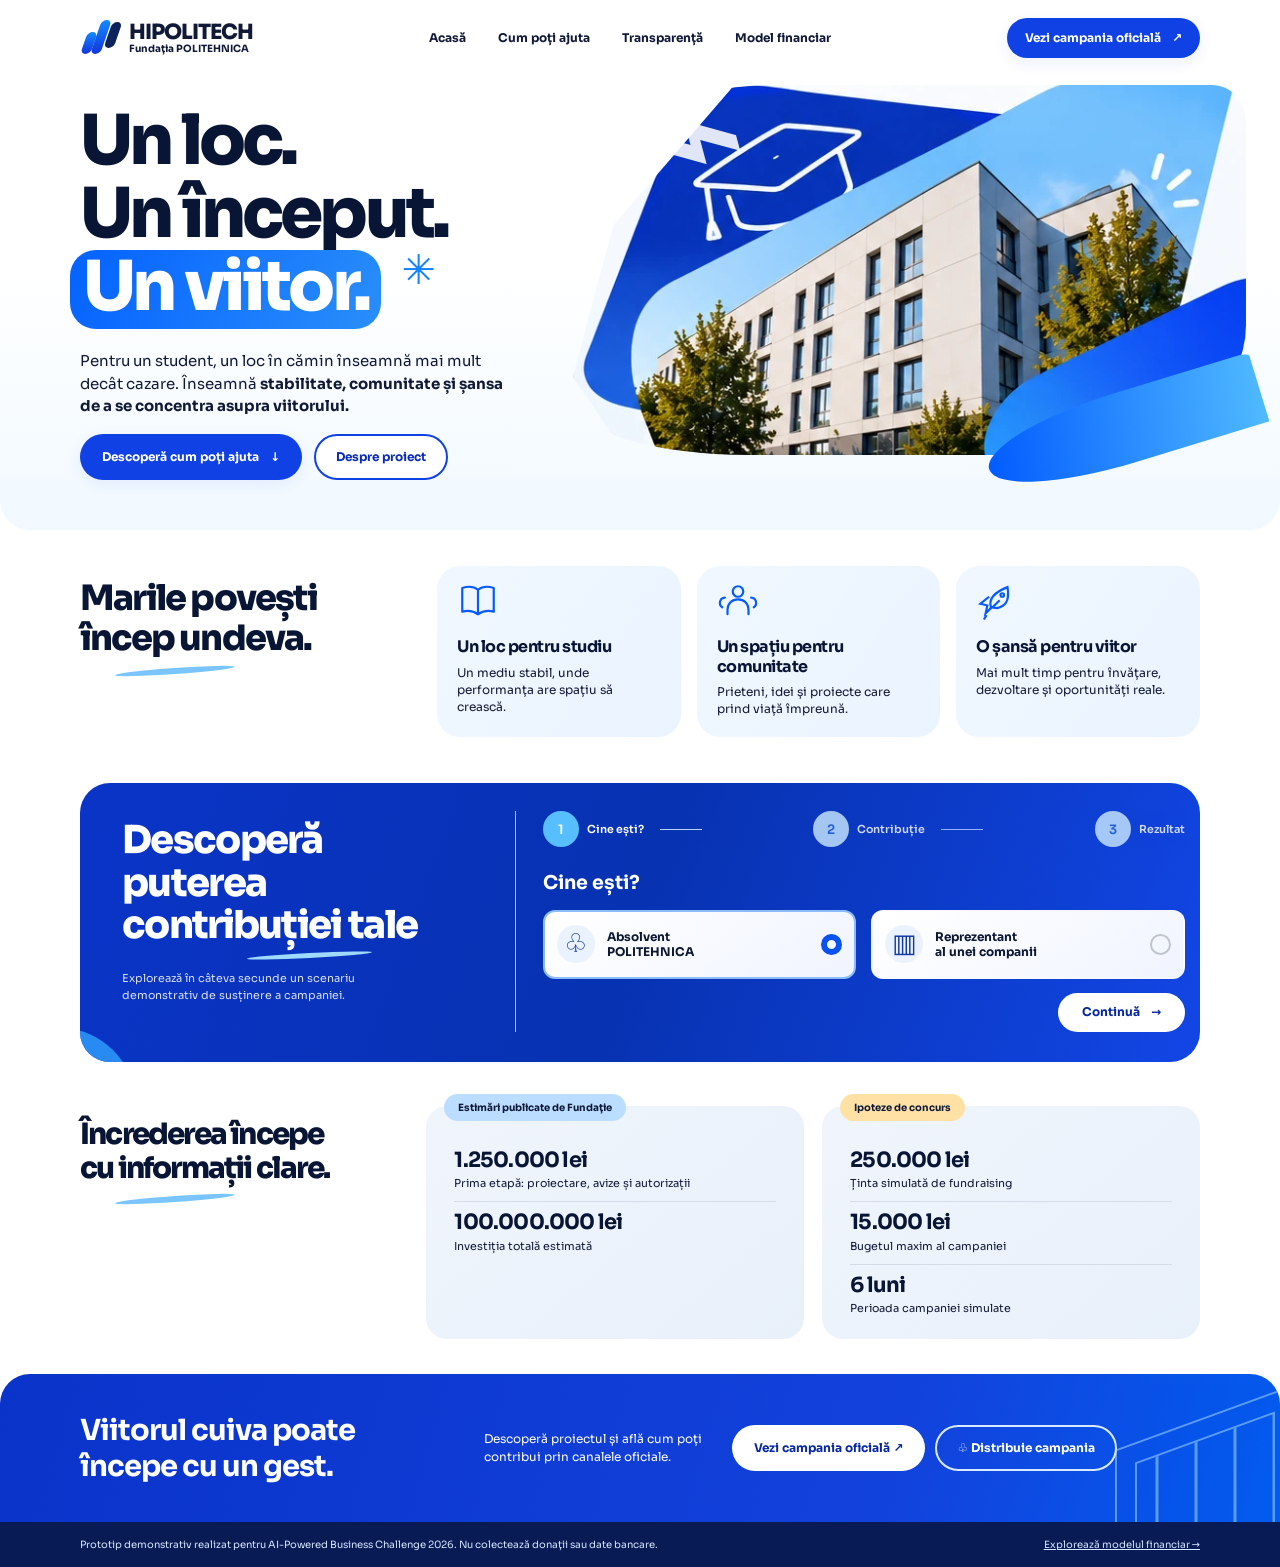
<file: index.html>
<!doctype html>
<html lang="ro">
<head>
  <meta charset="utf-8">
  <meta name="viewport" content="width=device-width, initial-scale=1">
  <meta name="theme-color" content="#1040df">
  <meta name="description" content="Un loc. Un început. Un viitor. Descoperă campania HIPOLITECH pentru un nou cămin studențesc și testează un simulator demonstrativ de contribuție.">
  <title>Un loc. Un început. Un viitor. | HIPOLITECH</title>
  <link rel="preconnect" href="https://fonts.googleapis.com">
  <link rel="preconnect" href="https://fonts.gstatic.com" crossorigin>
  <link href="https://fonts.googleapis.com/css2?family=Sora:wght@400;500;600;700;800&display=swap" rel="stylesheet">
  <link rel="stylesheet" href="styles.css">
</head>
<body>
  <a class="skip" href="#main">Sari la conținut</a>
  <header class="site-header">
    <div class="container header-inner">
      <a class="brand" href="#acasa" aria-label="HIPOLITECH, acasă"><span class="brand-mark" aria-hidden="true"><i></i><i></i><i></i></span><span class="brand-type"><strong>HIPOLITECH</strong><small>Fundația POLITEHNICA</small></span></a>
      <button id="menu-toggle" class="menu-toggle" type="button" aria-expanded="false" aria-controls="primary-nav" aria-label="Deschide meniul"><span></span><span></span><span></span></button>
      <nav id="primary-nav" class="nav" aria-label="Navigare principală">
        <a href="#acasa">Acasă</a><a href="#simulator">Cum poți ajuta</a><a href="#transparenta">Transparență</a><a href="model-financiar.html">Model financiar</a>
      </nav>
      <a class="button button-primary header-cta" href="https://fundatia.upb.ro/proiecte-si-evenimente/un-loc-in-camin-poate-schimba-un-destin/" target="_blank" rel="noopener noreferrer">Vezi campania oficială <span aria-hidden="true">↗</span></a>
    </div>
  </header>
  <main id="main">
    <section id="acasa" class="hero">
      <div class="container hero-grid">
        <div class="hero-copy">
          <h1>Un loc.<br>Un început.<br><span class="highlight">Un viitor.<span class="burst" aria-hidden="true">✳</span></span></h1>
          <p>Pentru un student, un loc în cămin înseamnă mai mult decât cazare. Înseamnă <strong>stabilitate, comunitate și șansa de a se concentra asupra viitorului.</strong></p>
          <div class="hero-actions"><a class="button button-primary" href="#simulator">Descoperă cum poți ajuta <span aria-hidden="true">↓</span></a><a class="button button-outline" href="#despre">Despre proiect</a></div>
        </div>
        <div class="hero-art" role="img" aria-label="Ilustrație conceptuală a unei clădiri de cămin studențesc; nu reprezintă proiectul final de construcție">
          <div class="art-image"></div><span class="art-mortar" aria-hidden="true">⌁</span><span class="art-swoosh" aria-hidden="true"></span>
        </div>
      </div>
    </section>
    <section id="despre" class="story-section section-gap">
      <div class="container story-grid"><div class="section-heading"><h2>Marile povești<br>încep undeva.</h2><span class="underline-swoosh" aria-hidden="true"></span></div>
      <div class="story-card"><svg viewBox="0 0 48 48" fill="none" stroke="currentColor" stroke-width="2.5" aria-hidden="true"><path d="M24 10c-5-4-12-4-18-2v27c8-2 14 0 18 3 4-3 10-5 18-3V8c-6-2-13-2-18 2Zm0 0v28" stroke-linejoin="round"/></svg><h3>Un loc pentru studiu</h3><p>Un mediu stabil, unde performanța are spațiu să crească.</p></div>
      <div class="story-card"><svg viewBox="0 0 48 48" fill="none" stroke="currentColor" stroke-width="2.5" aria-hidden="true"><circle cx="24" cy="12" r="6"/><path d="M12 38v-5c0-7 5-12 12-12s12 5 12 12v5M9 19a6 6 0 0 0-3 11M39 19a6 6 0 0 1 3 11" stroke-linecap="round"/></svg><h3>Un spațiu pentru comunitate</h3><p>Prieteni, idei și proiecte care prind viață împreună.</p></div>
      <div class="story-card"><svg viewBox="0 0 48 48" fill="none" stroke="currentColor" stroke-width="2.5" aria-hidden="true"><path d="M17 30c-2-7 1-16 19-23 3 18-4 22-12 24l-7-1Z"/><path d="m19 29-8 8 2-9-8-2 10-8M27 22l-8 8M12 39l-3 5"/><circle cx="30" cy="16" r="2"/></svg><h3>O șansă pentru viitor</h3><p>Mai mult timp pentru învățare, dezvoltare și oportunități reale.</p></div></div>
    </section>
    <section id="simulator" class="sim-section section-gap">
      <div class="container"><div class="sim-panel">
        <div class="sim-intro"><h2>Descoperă<br>puterea<br><span>contribuției tale</span></h2><div class="sim-underline"></div><p>Explorează în câteva secunde un scenariu demonstrativ de susținere a campaniei.</p></div>
        <div class="sim-flow" aria-label="Simulator demonstrativ de contribuție">
          <ol class="steps" aria-label="Etapele simulatorului"><li class="active" data-step-marker="1"><span>1</span>Cine ești?</li><li data-step-marker="2"><span>2</span>Contribuție</li><li data-step-marker="3"><span>3</span>Rezultat</li></ol>
          <div class="step-content" id="step-one"><h3>Cine ești?</h3><fieldset class="profile-choices"><legend class="sr-only">Selectează profilul</legend><label class="choice"><input name="profile" type="radio" value="absolvent" checked><span class="choice-icon" aria-hidden="true">♧</span><span>Absolvent<br>POLITEHNICA</span><span class="radio-icon"></span></label><label class="choice"><input name="profile" type="radio" value="companie"><span class="choice-icon" aria-hidden="true">▥</span><span>Reprezentant<br>al unei companii</span><span class="radio-icon"></span></label></fieldset><div class="step-actions"><button class="button button-white" id="to-step-two" type="button">Continuă <span aria-hidden="true">→</span></button></div></div>
          <div class="step-content" id="step-two" hidden><h3>Ce contribuție ai lua în considerare?</h3><div id="amount-presets" class="amount-presets" aria-label="Valori orientative"></div><label for="amount-input" class="input-label">Sau introdu o sumă în lei</label><input id="amount-input" type="number" min="1" step="1" inputmode="numeric" placeholder="De exemplu, 100" aria-describedby="amount-error"><p id="amount-error" class="input-error" role="alert"></p><div class="step-actions"><button class="button button-ghost" id="back-one" type="button">← Înapoi</button><button class="button button-white" id="to-step-three" type="button">Vezi rezultatul →</button></div></div>
          <div class="step-content" id="step-three" hidden><h3>Contribuția ta, în perspectivă</h3><div class="result-card"><p class="result-lead">Contribuție ipotetică</p><strong id="result-amount">100 lei</strong><p id="result-message">Gesturile individuale pot deveni un efort colectiv.</p><div class="result-percentage"><strong id="result-percent">0,04%</strong><span>din ținta simulată de 250.000 lei</span></div><p class="demo-notice">ⓘ Aceasta este o simulare. Nu reprezintă o donație efectuată.</p></div><div class="step-actions"><button class="button button-ghost" id="back-two" type="button">← Înapoi</button><a class="button button-white" href="https://fundatia.upb.ro/proiecte-si-evenimente/un-loc-in-camin-poate-schimba-un-destin/" target="_blank" rel="noopener noreferrer">Campania oficială ↗</a></div></div>
        </div>
      </div></div>
    </section>
    <section id="transparenta" class="transparency section-gap"><div class="container transparency-grid"><div class="section-heading"><h2>Încrederea începe<br>cu informații clare.</h2><span class="underline-swoosh" aria-hidden="true"></span></div><div class="info-card"><span class="info-pill blue-pill">Estimări publicate de Fundație</span><div><strong>1.250.000 lei</strong><p>Prima etapă: proiectare, avize și autorizații</p></div><div><strong>100.000.000 lei</strong><p>Investiția totală estimată</p></div></div><div class="info-card"><span class="info-pill gold-pill">Ipoteze de concurs</span><div><strong>250.000 lei</strong><p>Ținta simulată de fundraising</p></div><div><strong>15.000 lei</strong><p>Bugetul maxim al campaniei</p></div><div><strong>6 luni</strong><p>Perioada campaniei simulate</p></div></div></div></section>
    <section class="closing"><div class="container closing-grid"><h2>Viitorul cuiva poate<br>începe cu un gest.</h2><p>Descoperă proiectul și află cum poți contribui prin canalele oficiale.</p><div class="closing-actions"><a class="button button-white" href="https://fundatia.upb.ro/proiecte-si-evenimente/un-loc-in-camin-poate-schimba-un-destin/" target="_blank" rel="noopener noreferrer">Vezi campania oficială ↗</a><button class="button button-share" id="share-button" type="button">♧ Distribuie campania</button></div></div><div class="footer-building" aria-hidden="true"></div></section>
  </main>
  <footer class="footer"><div class="container"><p>Prototip demonstrativ realizat pentru AI-Powered Business Challenge 2026. Nu colectează donații sau date bancare.</p><a href="model-financiar.html">Explorează modelul financiar →</a></div></footer>
  <div id="toast" class="toast" role="status" aria-live="polite"></div>
  <script src="script.js" defer></script>
</body>
</html>
</file>
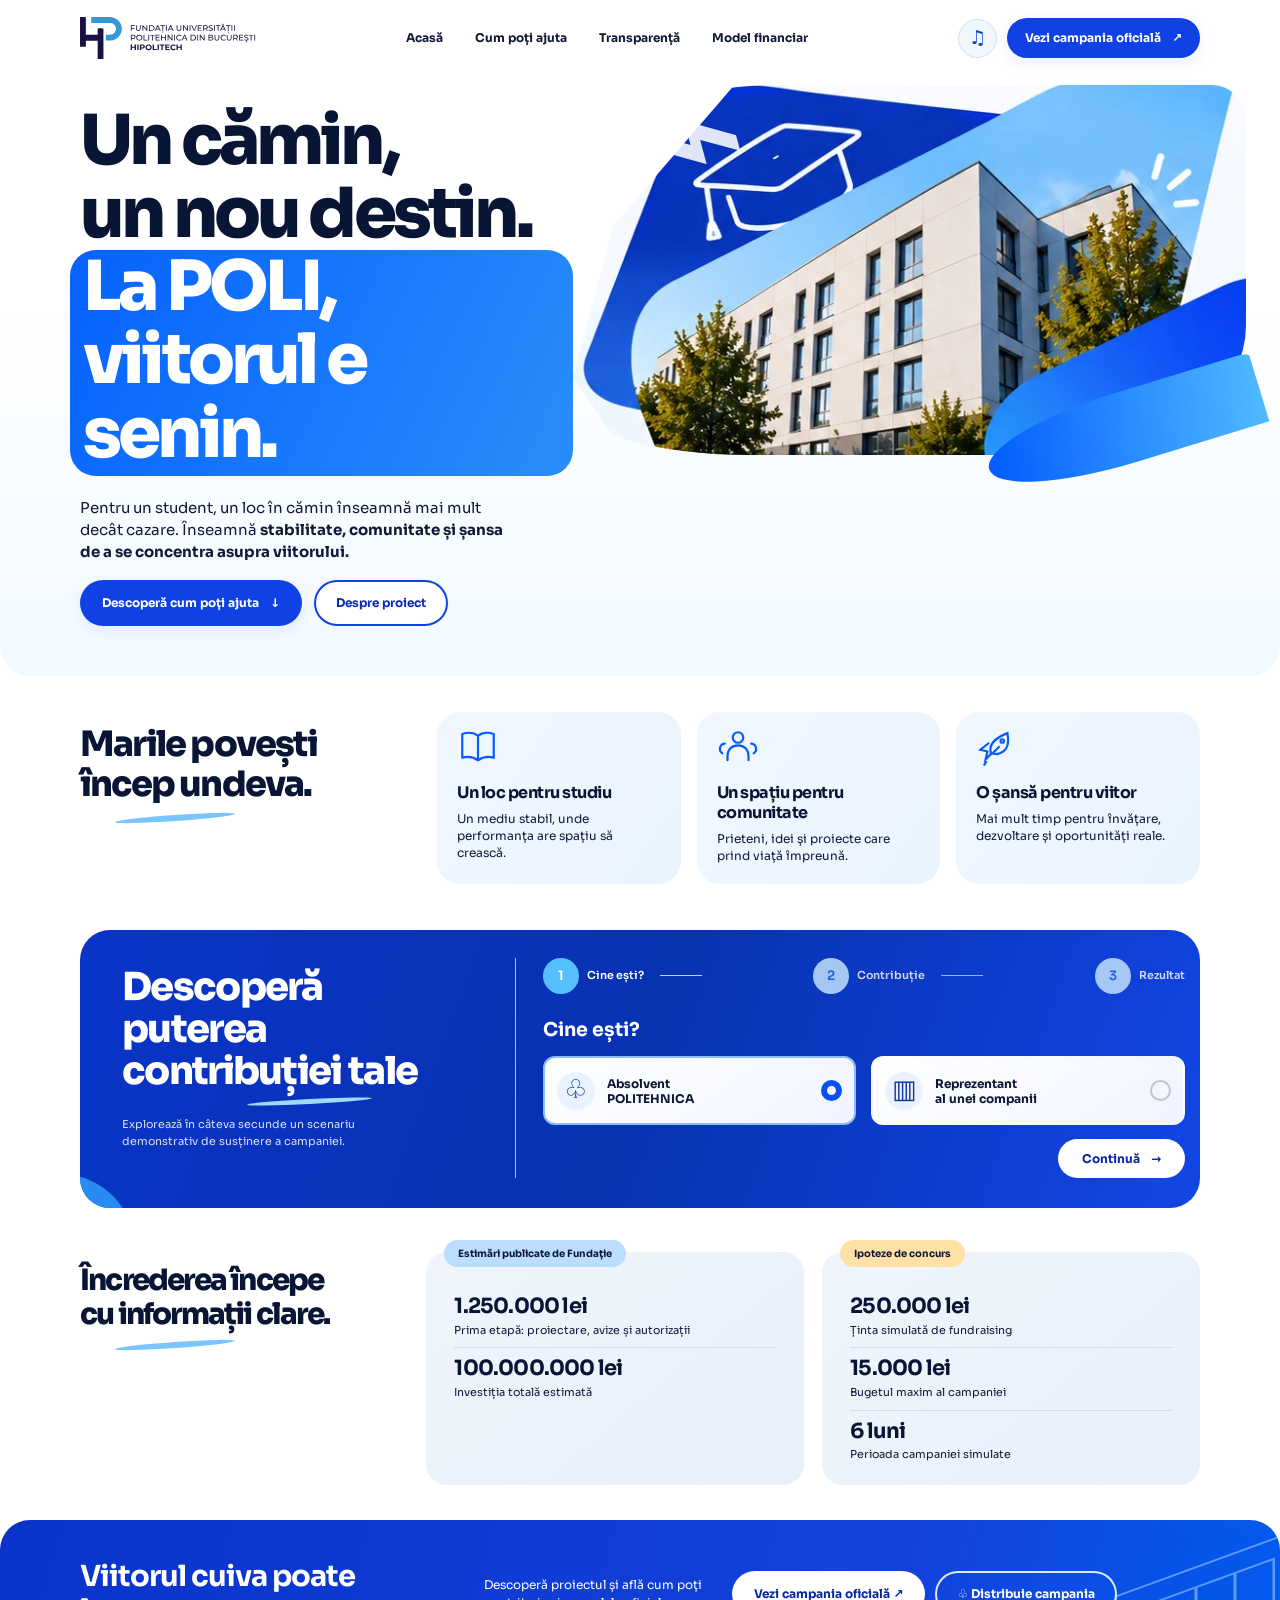
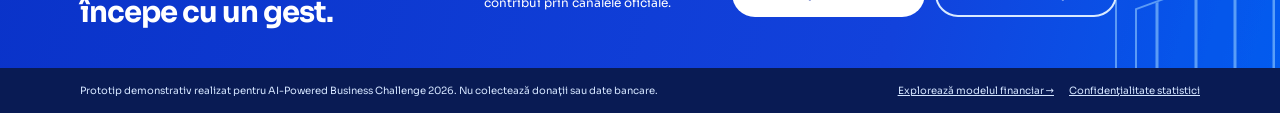
<file: SITES'/index.html>
<!doctype html>
<html lang="ro">
<head>
  <meta charset="utf-8">
  <meta name="viewport" content="width=device-width, initial-scale=1">
  <meta name="theme-color" content="#1040df">
  <meta name="description" content="Un cămin, un nou destin. La POLI, viitorul e senin. Descoperă campania HIPOLITECH pentru un nou cămin studențesc și testează un simulator demonstrativ de contribuție.">
  <title>Un cămin, un nou destin | HIPOLITECH</title>
  <link rel="preconnect" href="https://fonts.googleapis.com">
  <link rel="preconnect" href="https://fonts.gstatic.com" crossorigin>
  <link href="https://fonts.googleapis.com/css2?family=Sora:wght@400;500;600;700;800&display=swap" rel="stylesheet">
  <link rel="stylesheet" href="styles.css">
  <link rel="stylesheet" href="enhancements.css">
</head>
<body>
  <a class="skip" href="#main">Sari la conținut</a>
  <header class="site-header">
    <div class="container header-inner">
      <a class="brand" href="#acasa" aria-label="HIPOLITECH, acasă"><img class="brand-logo" src="assets/hipolitech-logo.svg" alt="HIPOLITECH — Fundația Politehnica"></a>
      <button id="menu-toggle" class="menu-toggle" type="button" aria-expanded="false" aria-controls="primary-nav" aria-label="Deschide meniul"><span></span><span></span><span></span></button>
      <nav id="primary-nav" class="nav" aria-label="Navigare principală">
        <a href="#acasa">Acasă</a><a href="#simulator">Cum poți ajuta</a><a href="#transparenta">Transparență</a><a href="model-financiar.html">Model financiar</a>
      </nav>
      <div class="header-actions"><button id="sound-toggle" class="sound-toggle" type="button" aria-pressed="true" aria-label="Dezactivează sunetul butoanelor">♫</button><a class="button button-primary header-cta" href="https://fundatia.upb.ro/proiecte-si-evenimente/un-loc-in-camin-poate-schimba-un-destin/" target="_blank" rel="noopener noreferrer">Vezi campania oficială <span aria-hidden="true">↗</span></a></div>
    </div>
  </header>
  <main id="main">
    <section id="acasa" class="hero">
      <div class="container hero-grid">
        <div class="hero-copy">
          <h1>Un cămin,<br>un nou destin.<br><span class="highlight">La POLI,<br>viitorul e senin.</span></h1>
          <p>Pentru un student, un loc în cămin înseamnă mai mult decât cazare. Înseamnă <strong>stabilitate, comunitate și șansa de a se concentra asupra viitorului.</strong></p>
          <div class="hero-actions"><a class="button button-primary" href="#simulator">Descoperă cum poți ajuta <span aria-hidden="true">↓</span></a><a class="button button-outline" href="#despre">Despre proiect</a></div>
        </div>
        <div class="hero-art" role="img" aria-label="Ilustrație conceptuală a unei clădiri de cămin studențesc; nu reprezintă proiectul final de construcție">
          <div class="art-image"></div><span class="art-mortar" aria-hidden="true">⌁</span><span class="art-swoosh" aria-hidden="true"></span>
        </div>
      </div>
    </section>
    <section id="despre" class="story-section section-gap">
      <div class="container story-grid"><div class="section-heading"><h2>Marile povești<br>încep undeva.</h2><span class="underline-swoosh" aria-hidden="true"></span></div>
      <div class="story-card"><svg viewBox="0 0 48 48" fill="none" stroke="currentColor" stroke-width="2.5" aria-hidden="true"><path d="M24 10c-5-4-12-4-18-2v27c8-2 14 0 18 3 4-3 10-5 18-3V8c-6-2-13-2-18 2Zm0 0v28" stroke-linejoin="round"/></svg><h3>Un loc pentru studiu</h3><p>Un mediu stabil, unde performanța are spațiu să crească.</p></div>
      <div class="story-card"><svg viewBox="0 0 48 48" fill="none" stroke="currentColor" stroke-width="2.5" aria-hidden="true"><circle cx="24" cy="12" r="6"/><path d="M12 38v-5c0-7 5-12 12-12s12 5 12 12v5M9 19a6 6 0 0 0-3 11M39 19a6 6 0 0 1 3 11" stroke-linecap="round"/></svg><h3>Un spațiu pentru comunitate</h3><p>Prieteni, idei și proiecte care prind viață împreună.</p></div>
      <div class="story-card"><svg viewBox="0 0 48 48" fill="none" stroke="currentColor" stroke-width="2.5" aria-hidden="true"><path d="M17 30c-2-7 1-16 19-23 3 18-4 22-12 24l-7-1Z"/><path d="m19 29-8 8 2-9-8-2 10-8M27 22l-8 8M12 39l-3 5"/><circle cx="30" cy="16" r="2"/></svg><h3>O șansă pentru viitor</h3><p>Mai mult timp pentru învățare, dezvoltare și oportunități reale.</p></div></div>
    </section>
    <section id="simulator" class="sim-section section-gap">
      <div class="container"><div class="sim-panel">
        <div class="sim-intro"><h2>Descoperă<br>puterea<br><span>contribuției tale</span></h2><div class="sim-underline"></div><p>Explorează în câteva secunde un scenariu demonstrativ de susținere a campaniei.</p></div>
        <div class="sim-flow" aria-label="Simulator demonstrativ de contribuție">
          <ol class="steps" aria-label="Etapele simulatorului"><li class="active" data-step-marker="1"><span>1</span>Cine ești?</li><li data-step-marker="2"><span>2</span>Contribuție</li><li data-step-marker="3"><span>3</span>Rezultat</li></ol>
          <div class="step-content" id="step-one"><h3>Cine ești?</h3><fieldset class="profile-choices"><legend class="sr-only">Selectează profilul</legend><label class="choice"><input name="profile" type="radio" value="absolvent" checked><span class="choice-icon" aria-hidden="true">♧</span><span>Absolvent<br>POLITEHNICA</span><span class="radio-icon"></span></label><label class="choice"><input name="profile" type="radio" value="companie"><span class="choice-icon" aria-hidden="true">▥</span><span>Reprezentant<br>al unei companii</span><span class="radio-icon"></span></label></fieldset><div class="step-actions"><button class="button button-white" id="to-step-two" type="button">Continuă <span aria-hidden="true">→</span></button></div></div>
          <div class="step-content" id="step-two" hidden><h3>Ce contribuție ai lua în considerare?</h3><div id="amount-presets" class="amount-presets" aria-label="Valori orientative"></div><label for="amount-input" class="input-label">Sau introdu o sumă în lei</label><input id="amount-input" type="number" min="1" step="1" inputmode="numeric" placeholder="De exemplu, 100" aria-describedby="amount-error"><p id="amount-error" class="input-error" role="alert"></p><div class="step-actions"><button class="button button-ghost" id="back-one" type="button">← Înapoi</button><button class="button button-white" id="to-step-three" type="button">Vezi rezultatul →</button></div></div>
          <div class="step-content" id="step-three" hidden><h3>Contribuția ta, în perspectivă</h3><div class="result-card"><p class="result-lead">Contribuție ipotetică</p><strong id="result-amount">100 lei</strong><p id="result-message">Gesturile individuale pot deveni un efort colectiv.</p><div class="result-percentage"><strong id="result-percent">0,04%</strong><span>din ținta simulată de 250.000 lei</span></div><p class="demo-notice">ⓘ Aceasta este o simulare. Nu reprezintă o donație efectuată.</p></div><div class="step-actions"><button class="button button-ghost" id="back-two" type="button">← Înapoi</button><a class="button button-white" href="https://fundatia.upb.ro/proiecte-si-evenimente/un-loc-in-camin-poate-schimba-un-destin/" target="_blank" rel="noopener noreferrer">Campania oficială ↗</a></div></div>
        </div>
      </div></div>
    </section>
    <section id="transparenta" class="transparency section-gap"><div class="container transparency-grid"><div class="section-heading"><h2>Încrederea începe<br>cu informații clare.</h2><span class="underline-swoosh" aria-hidden="true"></span></div><div class="info-card"><span class="info-pill blue-pill">Estimări publicate de Fundație</span><div><strong>1.250.000 lei</strong><p>Prima etapă: proiectare, avize și autorizații</p></div><div><strong>100.000.000 lei</strong><p>Investiția totală estimată</p></div></div><div class="info-card"><span class="info-pill gold-pill">Ipoteze de concurs</span><div><strong>250.000 lei</strong><p>Ținta simulată de fundraising</p></div><div><strong>15.000 lei</strong><p>Bugetul maxim al campaniei</p></div><div><strong>6 luni</strong><p>Perioada campaniei simulate</p></div></div></div></section>
    <section class="closing"><div class="container closing-grid"><h2>Viitorul cuiva poate<br>începe cu un gest.</h2><p>Descoperă proiectul și află cum poți contribui prin canalele oficiale.</p><div class="closing-actions"><a class="button button-white" href="https://fundatia.upb.ro/proiecte-si-evenimente/un-loc-in-camin-poate-schimba-un-destin/" target="_blank" rel="noopener noreferrer">Vezi campania oficială ↗</a><button class="button button-share" id="share-button" type="button">♧ Distribuie campania</button></div></div><div class="footer-building" aria-hidden="true"></div></section>
  </main>
  <footer class="footer"><div class="container"><p>Prototip demonstrativ realizat pentru AI-Powered Business Challenge 2026. Nu colectează donații sau date bancare.</p><div class="footer-links"><a href="model-financiar.html">Explorează modelul financiar →</a><a href="privacy.html">Confidențialitate statistici</a></div></div></footer>
  <div id="toast" class="toast" role="status" aria-live="polite"></div>
  <script src="analytics-config.js" defer></script>
  <script src="analytics.js" defer></script>
  <script src="script.js" defer></script>
</body>
</html>
</file>
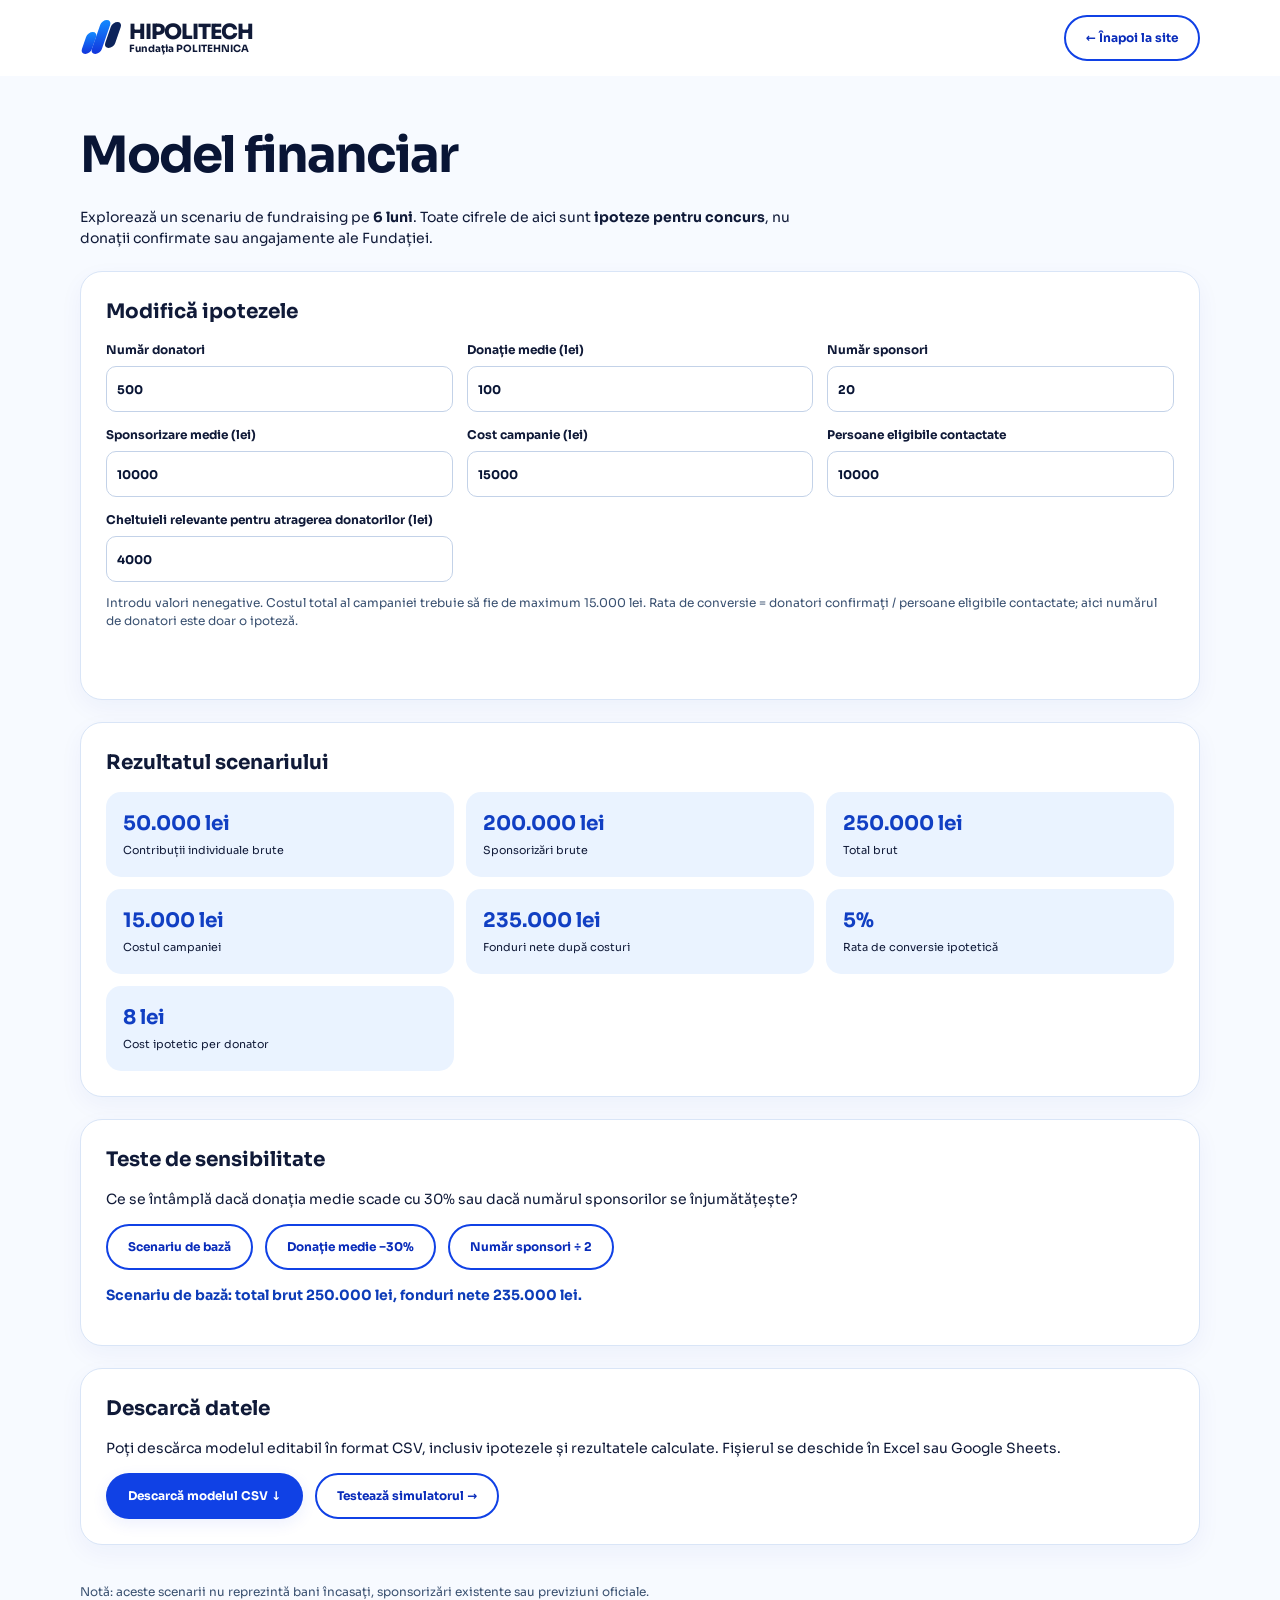
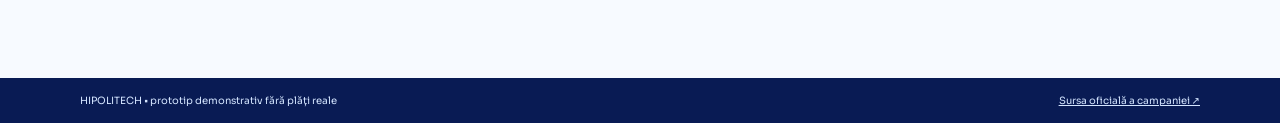
<file: model-financiar.html>
<!doctype html><html lang="ro"><head><meta charset="utf-8"><meta name="viewport" content="width=device-width,initial-scale=1"><meta name="theme-color" content="#1041e5"><title>Model financiar demonstrativ | HIPOLITECH</title><link rel="preconnect" href="https://fonts.googleapis.com"><link rel="preconnect" href="https://fonts.gstatic.com" crossorigin><link href="https://fonts.googleapis.com/css2?family=Sora:wght@400;500;600;700;800&display=swap" rel="stylesheet"><link rel="stylesheet" href="styles.css"></head><body class="finance-page"><a class="skip" href="#main">Sari la conținut</a><header class="site-header"><div class="container header-inner"><a class="brand" href="index.html"><span class="brand-mark" aria-hidden="true"><i></i><i></i><i></i></span><span class="brand-type"><strong>HIPOLITECH</strong><small>Fundația POLITEHNICA</small></span></a><a class="button button-outline" href="index.html">← Înapoi la site</a></div></header><main id="main" class="finance-main container"><h1>Model financiar</h1><p class="finance-lead">Explorează un scenariu de fundraising pe <strong>6 luni</strong>. Toate cifrele de aici sunt <strong>ipoteze pentru concurs</strong>, nu donații confirmate sau angajamente ale Fundației.</p><section class="finance-panel" aria-labelledby="hyp-title"><h2 id="hyp-title">Modifică ipotezele</h2><div class="finance-inputs"><label>Număr donatori<input id="donors" type="number" min="0" step="1" value="500"></label><label>Donație medie (lei)<input id="average" type="number" min="0" step="1" value="100"></label><label>Număr sponsori<input id="sponsors" type="number" min="0" step="1" value="20"></label><label>Sponsorizare medie (lei)<input id="sponsor-average" type="number" min="0" step="1" value="10000"></label><label>Cost campanie (lei)<input id="cost" type="number" min="0" max="15000" step="1" value="15000"></label><label>Persoane eligibile contactate<input id="contacted" type="number" min="0" step="1" value="10000"></label><label>Cheltuieli relevante pentru atragerea donatorilor (lei)<input id="donor-cost" type="number" min="0" step="1" value="4000"></label></div><p class="finance-note">Introdu valori nenegative. Costul total al campaniei trebuie să fie de maximum 15.000 lei. Rata de conversie = donatori confirmați / persoane eligibile contactate; aici numărul de donatori este doar o ipoteză.</p><p id="finance-error" class="finance-errors" role="alert"></p></section><section class="finance-panel" aria-labelledby="results-title"><h2 id="results-title">Rezultatul scenariului</h2><div class="finance-metrics"><div class="metric"><strong id="individual-out">50.000 lei</strong><span>Contribuții individuale brute</span></div><div class="metric"><strong id="corporate-out">200.000 lei</strong><span>Sponsorizări brute</span></div><div class="metric"><strong id="gross-out">250.000 lei</strong><span>Total brut</span></div><div class="metric"><strong id="cost-out">15.000 lei</strong><span>Costul campaniei</span></div><div class="metric"><strong id="net-out">235.000 lei</strong><span>Fonduri nete după costuri</span></div><div class="metric"><strong id="conversion-out">5%</strong><span>Rata de conversie ipotetică</span></div><div class="metric"><strong id="per-donor-out">8 lei</strong><span>Cost ipotetic per donator</span></div></div></section><section class="finance-panel" aria-labelledby="scenarios-title"><h2 id="scenarios-title">Teste de sensibilitate</h2><p>Ce se întâmplă dacă donația medie scade cu 30% sau dacă numărul sponsorilor se înjumătățește?</p><div class="scenario-row"><button class="button button-outline" data-scenario="base" type="button">Scenariu de bază</button><button class="button button-outline" data-scenario="donations" type="button">Donație medie −30%</button><button class="button button-outline" data-scenario="sponsors" type="button">Număr sponsori ÷ 2</button></div><p id="scenario-output" class="scenario-output" aria-live="polite"></p></section><section class="finance-panel"><h2>Descarcă datele</h2><p>Poți descărca modelul editabil în format CSV, inclusiv ipotezele și rezultatele calculate. Fișierul se deschide în Excel sau Google Sheets.</p><div class="finance-actions"><button class="button button-primary" id="download-csv" type="button">Descarcă modelul CSV ↓</button><a class="button button-outline" href="index.html#simulator">Testează simulatorul →</a></div></section><div class="finance-footer"><p class="finance-note">Notă: aceste scenarii nu reprezintă bani încasați, sponsorizări existente sau previziuni oficiale.</p></div></main><footer class="footer"><div class="container"><p>HIPOLITECH • prototip demonstrativ fără plăți reale</p><a href="https://fundatia.upb.ro/proiecte-si-evenimente/un-loc-in-camin-poate-schimba-un-destin/" target="_blank" rel="noopener noreferrer">Sursa oficială a campaniei ↗</a></div></footer><script src="finance.js" defer></script></body></html>
</file>
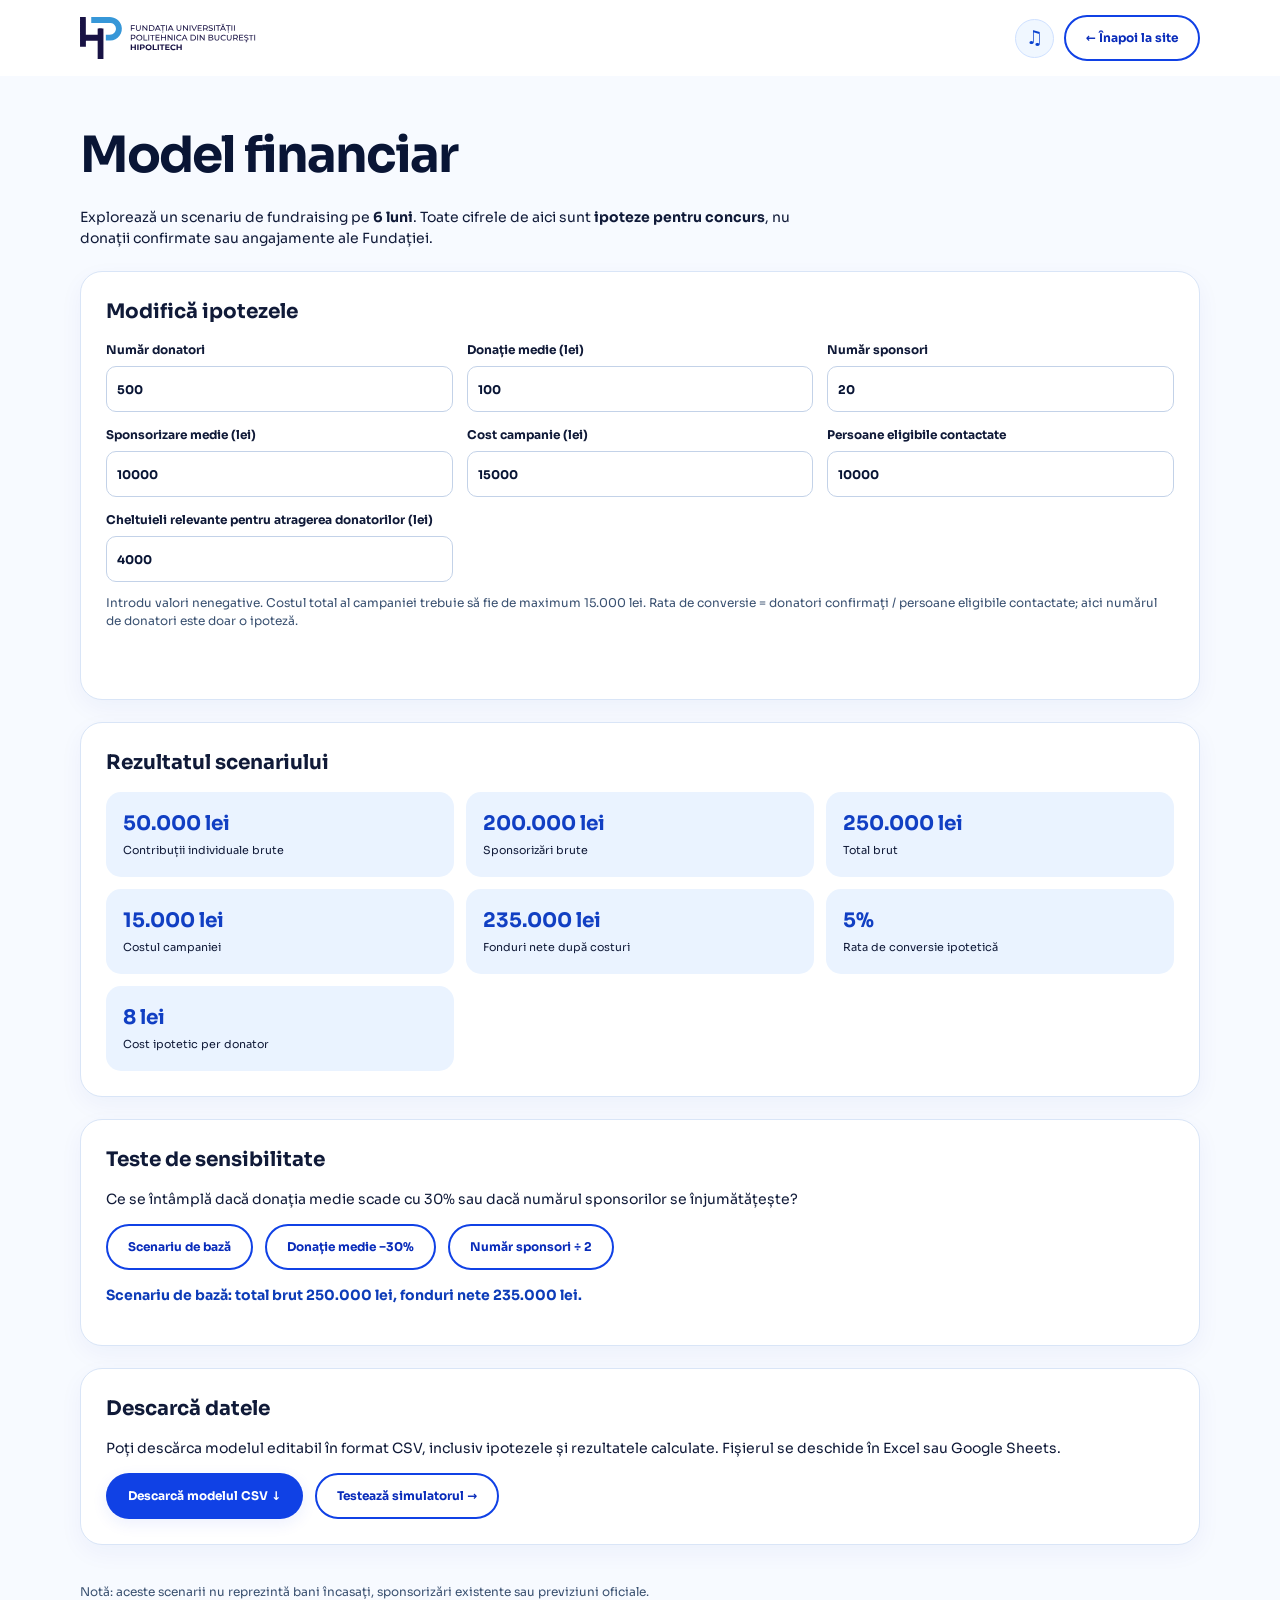
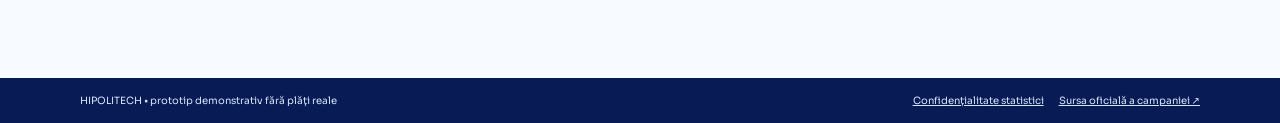
<file: SITES'/model-financiar.html>
<!doctype html><html lang="ro"><head><meta charset="utf-8"><meta name="viewport" content="width=device-width,initial-scale=1"><meta name="theme-color" content="#1041e5"><title>Model financiar demonstrativ | HIPOLITECH</title><link rel="preconnect" href="https://fonts.googleapis.com"><link rel="preconnect" href="https://fonts.gstatic.com" crossorigin><link href="https://fonts.googleapis.com/css2?family=Sora:wght@400;500;600;700;800&display=swap" rel="stylesheet"><link rel="stylesheet" href="styles.css"><link rel="stylesheet" href="enhancements.css"></head><body class="finance-page"><a class="skip" href="#main">Sari la conținut</a><header class="site-header"><div class="container header-inner"><a class="brand" href="index.html"><img class="brand-logo" src="assets/hipolitech-logo.svg" alt="HIPOLITECH — Fundația Politehnica"></a><div class="header-actions"><button id="sound-toggle" class="sound-toggle" type="button" aria-pressed="true" aria-label="Dezactivează sunetul butoanelor">♫</button><a class="button button-outline" href="index.html">← Înapoi la site</a></div></div></header><main id="main" class="finance-main container"><h1>Model financiar</h1><p class="finance-lead">Explorează un scenariu de fundraising pe <strong>6 luni</strong>. Toate cifrele de aici sunt <strong>ipoteze pentru concurs</strong>, nu donații confirmate sau angajamente ale Fundației.</p><section class="finance-panel" aria-labelledby="hyp-title"><h2 id="hyp-title">Modifică ipotezele</h2><div class="finance-inputs"><label>Număr donatori<input id="donors" type="number" min="0" step="1" value="500"></label><label>Donație medie (lei)<input id="average" type="number" min="0" step="1" value="100"></label><label>Număr sponsori<input id="sponsors" type="number" min="0" step="1" value="20"></label><label>Sponsorizare medie (lei)<input id="sponsor-average" type="number" min="0" step="1" value="10000"></label><label>Cost campanie (lei)<input id="cost" type="number" min="0" max="15000" step="1" value="15000"></label><label>Persoane eligibile contactate<input id="contacted" type="number" min="0" step="1" value="10000"></label><label>Cheltuieli relevante pentru atragerea donatorilor (lei)<input id="donor-cost" type="number" min="0" step="1" value="4000"></label></div><p class="finance-note">Introdu valori nenegative. Costul total al campaniei trebuie să fie de maximum 15.000 lei. Rata de conversie = donatori confirmați / persoane eligibile contactate; aici numărul de donatori este doar o ipoteză.</p><p id="finance-error" class="finance-errors" role="alert"></p></section><section class="finance-panel" aria-labelledby="results-title"><h2 id="results-title">Rezultatul scenariului</h2><div class="finance-metrics"><div class="metric"><strong id="individual-out">50.000 lei</strong><span>Contribuții individuale brute</span></div><div class="metric"><strong id="corporate-out">200.000 lei</strong><span>Sponsorizări brute</span></div><div class="metric"><strong id="gross-out">250.000 lei</strong><span>Total brut</span></div><div class="metric"><strong id="cost-out">15.000 lei</strong><span>Costul campaniei</span></div><div class="metric"><strong id="net-out">235.000 lei</strong><span>Fonduri nete după costuri</span></div><div class="metric"><strong id="conversion-out">5%</strong><span>Rata de conversie ipotetică</span></div><div class="metric"><strong id="per-donor-out">8 lei</strong><span>Cost ipotetic per donator</span></div></div></section><section class="finance-panel" aria-labelledby="scenarios-title"><h2 id="scenarios-title">Teste de sensibilitate</h2><p>Ce se întâmplă dacă donația medie scade cu 30% sau dacă numărul sponsorilor se înjumătățește?</p><div class="scenario-row"><button class="button button-outline" data-scenario="base" type="button">Scenariu de bază</button><button class="button button-outline" data-scenario="donations" type="button">Donație medie −30%</button><button class="button button-outline" data-scenario="sponsors" type="button">Număr sponsori ÷ 2</button></div><p id="scenario-output" class="scenario-output" aria-live="polite"></p></section><section class="finance-panel"><h2>Descarcă datele</h2><p>Poți descărca modelul editabil în format CSV, inclusiv ipotezele și rezultatele calculate. Fișierul se deschide în Excel sau Google Sheets.</p><div class="finance-actions"><button class="button button-primary" id="download-csv" type="button">Descarcă modelul CSV ↓</button><a class="button button-outline" href="index.html#simulator">Testează simulatorul →</a></div></section><div class="finance-footer"><p class="finance-note">Notă: aceste scenarii nu reprezintă bani încasați, sponsorizări existente sau previziuni oficiale.</p></div></main><footer class="footer"><div class="container"><p>HIPOLITECH • prototip demonstrativ fără plăți reale</p><div class="footer-links"><a href="privacy.html">Confidențialitate statistici</a><a href="https://fundatia.upb.ro/proiecte-si-evenimente/un-loc-in-camin-poate-schimba-un-destin/" target="_blank" rel="noopener noreferrer">Sursa oficială a campaniei ↗</a></div></div></footer><script src="analytics-config.js" defer></script><script src="analytics.js" defer></script><script src="script.js" defer></script><script src="finance.js" defer></script></body></html>
</file>
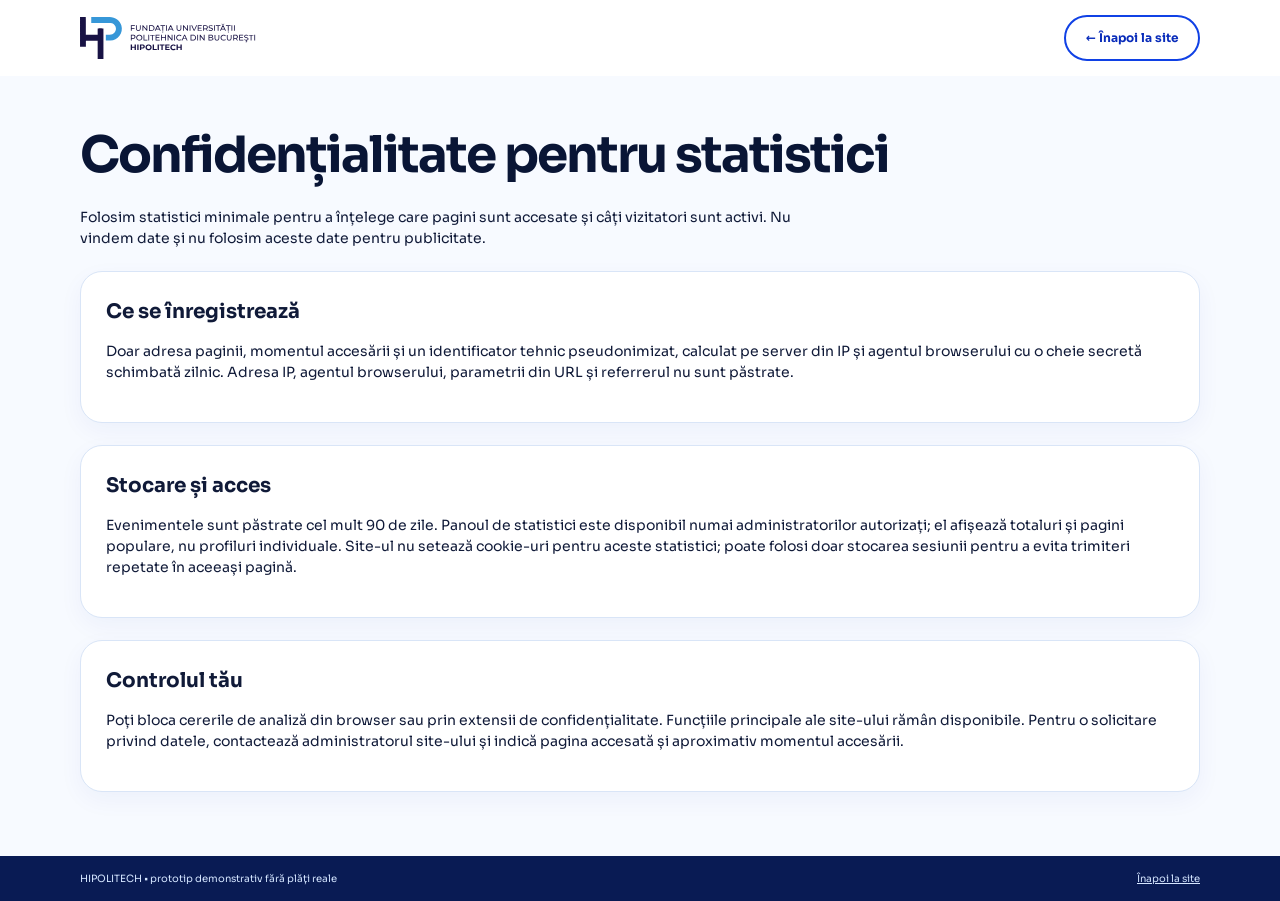
<file: SITES'/privacy.html>
<!doctype html>
<html lang="ro">
<head>
  <meta charset="utf-8">
  <meta name="viewport" content="width=device-width, initial-scale=1">
  <meta name="theme-color" content="#1041e5">
  <title>Confidențialitate statistici | HIPOLITECH</title>
  <link rel="preconnect" href="https://fonts.googleapis.com">
  <link rel="preconnect" href="https://fonts.gstatic.com" crossorigin>
  <link href="https://fonts.googleapis.com/css2?family=Sora:wght@400;500;600;700;800&display=swap" rel="stylesheet">
  <link rel="stylesheet" href="styles.css">
  <link rel="stylesheet" href="enhancements.css">
</head>
<body class="analytics-page">
  <a class="skip" href="#main">Sari la conținut</a>
  <header class="site-header"><div class="container header-inner"><a class="brand" href="index.html"><img class="brand-logo" src="assets/hipolitech-logo.svg" alt="HIPOLITECH — Fundația Politehnica"></a><a class="button button-outline" href="index.html">← Înapoi la site</a></div></header>
  <main id="main" class="analytics-main container">
    <h1>Confidențialitate pentru statistici</h1>
    <p class="analytics-lead">Folosim statistici minimale pentru a înțelege care pagini sunt accesate și câți vizitatori sunt activi. Nu vindem date și nu folosim aceste date pentru publicitate.</p>
    <section class="analytics-card"><h2>Ce se înregistrează</h2><p>Doar adresa paginii, momentul accesării și un identificator tehnic pseudonimizat, calculat pe server din IP și agentul browserului cu o cheie secretă schimbată zilnic. Adresa IP, agentul browserului, parametrii din URL și referrerul nu sunt păstrate.</p></section>
    <section class="analytics-card"><h2>Stocare și acces</h2><p>Evenimentele sunt păstrate cel mult 90 de zile. Panoul de statistici este disponibil numai administratorilor autorizați; el afișează totaluri și pagini populare, nu profiluri individuale. Site-ul nu setează cookie-uri pentru aceste statistici; poate folosi doar stocarea sesiunii pentru a evita trimiteri repetate în aceeași pagină.</p></section>
    <section class="analytics-card"><h2>Controlul tău</h2><p>Poți bloca cererile de analiză din browser sau prin extensii de confidențialitate. Funcțiile principale ale site-ului rămân disponibile. Pentru o solicitare privind datele, contactează administratorul site-ului și indică pagina accesată și aproximativ momentul accesării.</p></section>
  </main>
  <footer class="footer"><div class="container"><p>HIPOLITECH • prototip demonstrativ fără plăți reale</p><a href="index.html">Înapoi la site</a></div></footer>
  <script src="analytics-config.js" defer></script>
  <script src="analytics.js" defer></script>
</body>
</html>
</file>
<file: styles.css>
:root{--navy:#091535;--blue:#1041e5;--blue2:#0061ff;--light:#e9f3ff;--line:#d4e0f2;--body:#101a38;--max:1120px}*{box-sizing:border-box}html{scroll-behavior:smooth}body{margin:0;background:#fff;color:var(--body);font-family:'Sora',system-ui,-apple-system,sans-serif;font-size:14px;line-height:1.5}button,input{font:inherit}button,a{-webkit-tap-highlight-color:transparent}a{text-decoration:none;color:inherit}button{cursor:pointer}button:focus-visible,a:focus-visible,input:focus-visible{outline:3px solid #ffbc34;outline-offset:3px}.container{width:min(calc(100% - 64px),var(--max));margin:auto}.skip{position:absolute;top:-100px;left:12px;background:white;padding:10px;z-index:200}.skip:focus{top:10px}.site-header{position:relative;z-index:20;background:white}.header-inner{height:76px;display:flex;align-items:center;justify-content:space-between;gap:24px}.brand{display:flex;align-items:center;gap:11px;flex-shrink:0}.brand-mark{height:32px;width:38px;position:relative;display:block}.brand-mark i{position:absolute;display:block;width:10px;background:linear-gradient(180deg,#138aff,#1234dc);border-radius:6px;transform:skew(-19deg)}.brand-mark i:nth-child(1){height:22px;left:4px;bottom:0}.brand-mark i:nth-child(2){height:34px;left:16px;bottom:0}.brand-mark i:nth-child(3){height:26px;left:28px;bottom:6px;background:#0c235b}.brand-type{display:flex;flex-direction:column;line-height:1.08}.brand-type strong{font-size:21px;font-weight:800;letter-spacing:-1px}.brand-type small{font-size:10px;font-weight:700}.nav{display:flex;align-items:center;gap:32px;font-size:12px;font-weight:700}.nav a:hover{color:var(--blue)}.button{display:inline-flex;align-items:center;justify-content:center;gap:11px;min-height:44px;padding:12px 20px;border-radius:999px;border:2px solid transparent;font-size:12px;font-weight:700;text-align:center;transition:transform .2s,background .2s,color .2s;white-space:nowrap}.button:hover{transform:translateY(-2px)}.button-primary{background:var(--blue);color:white;box-shadow:0 5px 16px #1642ef14}.button-primary:hover{background:#0734bd}.button-outline{color:#092cba;border-color:var(--blue);background:white}.button-white{background:white;color:#0826a4}.button-ghost{background:transparent;border-color:#ffffff8a;color:white}.header-cta{min-height:39px;padding:9px 16px}.menu-toggle{display:none}.hero{background:linear-gradient(180deg,#fff 0%,#fff 40%,#f1f9ff 100%);border-radius:0 0 30px 30px;overflow:hidden}.hero-grid{min-height:415px;display:grid;grid-template-columns:44% 56%;align-items:center;position:relative}.hero-copy{position:relative;z-index:2;padding:28px 0 50px}.hero h1{margin:0;font-size:clamp(42px,5.4vw,69px);letter-spacing:-3.8px;line-height:1.06;font-weight:800;color:var(--navy)}.highlight{position:relative;display:inline-block;padding:0 13px 6px;margin-left:-10px;background:linear-gradient(115deg,#0562ff,#298efa);color:white;border-radius:26px;white-space:nowrap}.burst{position:absolute;right:-51px;top:0;color:#1483ff;font-size:41px;line-height:1}.hero p{max-width:430px;font-size:15px;line-height:1.48;margin:21px 0 17px}.hero-actions{display:flex;flex-wrap:wrap;gap:12px}.hero-art{height:390px;position:relative;align-self:stretch}.art-image{position:absolute;top:9px;left:0;right:-46px;height:370px;background-image:url('assets/hero-campus.webp');background-position:center;background-size:cover;border-radius:30% 5% 26% 26% / 32% 10% 35% 15%;clip-path:polygon(24% 0,100% 0,100% 92%,65% 100%,8% 100%,0 79%,6% 38%)}.art-swoosh{position:absolute;right:-65px;bottom:2px;width:45%;height:72px;border-radius:100% 10% 0 100%;transform:rotate(-17deg);background:linear-gradient(100deg,#005aff,#50baff)}.art-mortar{position:absolute;z-index:2;font-size:170px;line-height:1;top:-25px;left:70px;color:white;transform:rotate(-15deg);opacity:.88}.section-gap{padding:36px 0}.story-grid{display:grid;grid-template-columns:1.4fr repeat(3,1fr);gap:16px;align-items:stretch}.section-heading h2{color:var(--navy);font-size:clamp(25px,3vw,35px);line-height:1.15;letter-spacing:-1.8px;margin:12px 0 10px;font-weight:800}.underline-swoosh{height:6px;width:120px;background:#7ac5ff;border-radius:50%;transform:rotate(-4deg);display:block;margin-left:35px}.story-card{background:linear-gradient(125deg,#f0f7ff,#eaf4ff);border-radius:23px;padding:15px 20px 20px;min-height:166px}.story-card svg{width:42px;height:42px;color:#075bfa}.story-card h3{font-size:16px;line-height:1.23;letter-spacing:-.5px;color:var(--navy);margin:8px 0 7px}.story-card p{margin:0;font-size:12px;line-height:1.42}.sim-section{padding-top:10px}.sim-panel{background:linear-gradient(110deg,#0a34c7 0%,#0732b1 50%,#1246e5 100%);border-radius:30px;display:grid;grid-template-columns:38% 62%;padding:28px 42px 30px;gap:27px;color:white;min-height:239px;position:relative;overflow:hidden}.sim-panel:before{content:"";position:absolute;width:150px;height:150px;border-radius:60%;background:#2e99fc;opacity:.85;left:-95px;bottom:-116px}.sim-intro{border-right:1px solid #ffffffb0;padding:8px 22px 0 0}.sim-intro h2{font-size:clamp(24px,3vw,39px);line-height:1.1;letter-spacing:-1.7px;margin:0;font-weight:800}.sim-intro h2 span{white-space:nowrap}.sim-intro p{font-size:11px;opacity:.85;max-width:270px;margin:12px 0 0}.sim-underline{width:125px;height:5px;background:#9ed9ff;border-radius:50%;transform:rotate(-3deg);margin-left:125px;margin-top:7px}.steps{display:flex;list-style:none;padding:0;gap:13px;align-items:center;margin:0 0 22px;justify-content:space-between;font-size:11px;font-weight:600}.steps li{display:flex;align-items:center;gap:8px;white-space:nowrap;opacity:.8}.steps li:not(:last-child):after{content:"";display:block;width:42px;height:1px;background:#b5d4ff;margin-left:8px}.steps li span{display:grid;place-items:center;width:36px;height:36px;flex-shrink:0;border-radius:50%;background:#cbeaff;color:#2969de;font-size:13px}.steps li.active{opacity:1}.steps li.active span{background:#57bfff;color:white}.sim-flow h3{font-size:19px;margin:0 0 12px}.profile-choices{border:0;padding:0;margin:0;display:grid;grid-template-columns:1fr 1fr;gap:15px}.choice{display:flex;position:relative;align-items:center;gap:12px;background:linear-gradient(145deg,#fff,#f0f4ff);border:2px solid transparent;border-radius:12px;min-height:69px;color:#0c1834;padding:10px 12px;cursor:pointer;font-weight:700;font-size:12px;line-height:1.25}.choice:has(input:checked){border-color:#8cbbff}.choice input{position:absolute;opacity:0;width:1px;height:1px}.choice:has(input:focus-visible){outline:3px solid #ffca65}.choice-icon{flex-shrink:0;width:38px;height:38px;background:#ebf2ff;display:grid;place-items:center;border-radius:50%;font-size:26px;color:#11399e}.radio-icon{margin-left:auto;flex-shrink:0;height:21px;width:21px;border:2px solid #bec5cf;border-radius:50%}.choice:has(input:checked) .radio-icon{border:6px solid #0952ef}.step-actions{display:flex;align-items:center;justify-content:flex-end;gap:12px;margin-top:14px}.step-actions .button{min-height:39px;padding:7px 22px}.amount-presets{display:flex;gap:8px;flex-wrap:wrap;margin:10px 0}.preset{background:#ffffff1c;border:1px solid #ffffff9a;color:white;border-radius:12px;padding:9px 14px;font-weight:700}.preset.selected{background:white;color:#0839c3}.input-label{display:block;font-size:12px;margin:12px 0 5px}#amount-input{border:2px solid transparent;border-radius:10px;width:100%;padding:10px 13px;color:var(--navy);background:white}#amount-input:focus{border-color:#ffca6c}.input-error{min-height:18px;font-size:11px;color:#ffdd95;margin:5px 0}.result-card{border-radius:15px;background:#fff;color:var(--navy);padding:17px}.result-lead{margin:0;font-size:12px}.result-card>strong{display:block;font-size:32px;letter-spacing:-1px;color:#1350d9}.result-card>p:not(.result-lead){font-size:11px;margin:7px 0}.result-percentage{display:flex;align-items:center;gap:10px;background:#edf4ff;border-radius:12px;padding:9px 12px;font-size:11px}.result-percentage strong{font-size:22px;color:#164add}.transparency{padding-top:8px;padding-bottom:35px}.transparency-grid{display:grid;grid-template-columns:1fr 1.15fr 1.15fr;gap:18px;align-items:stretch}.transparency .section-heading h2{font-size:clamp(23px,2.3vw,30px)}.info-card{position:relative;background:linear-gradient(140deg,#f0f5fc,#e8f0fa);border-radius:21px;padding:34px 28px 13px;min-height:180px}.info-pill{position:absolute;top:-12px;left:18px;border-radius:100px;padding:6px 14px;font-weight:700;font-size:10px;white-space:nowrap}.blue-pill{background:#bbddff}.gold-pill{background:#ffe1a5}.info-card>div{padding:5px 0 10px}.info-card>div+div{border-top:1px solid #d4dce8}.info-card strong{font-size:21px;letter-spacing:-.8px;color:var(--navy)}.info-card p{font-size:11px;line-height:1.35;margin:0}.closing{background:linear-gradient(105deg,#0a33c9,#1242dc 70%,#035cef);color:white;border-radius:30px 30px 0 0;overflow:hidden;position:relative}.closing-grid{position:relative;z-index:1;display:grid;grid-template-columns:1.2fr .7fr 1.5fr;gap:30px;align-items:center;min-height:148px}.closing h2{font-size:clamp(22px,2.5vw,29px);line-height:1.25;letter-spacing:-1px}.closing p{font-size:12px}.closing-actions{display:flex;gap:10px;flex-wrap:wrap}.button-share{border-color:#d9eaff;background:transparent;color:white}.footer-building{pointer-events:none;position:absolute;right:-15px;bottom:-65px;width:180px;height:170px;border:2px solid #93ccff;transform:skewY(-20deg);opacity:.6}.footer-building:before{content:"";position:absolute;inset:18px;border:2px solid #93ccff;background:repeating-linear-gradient(90deg,transparent 0 18px,#93ccff 19px 21px,transparent 22px 39px)}.footer{background:#091b54;color:#d4e5ff;padding:15px 0;font-size:10px}.footer .container{display:flex;justify-content:space-between;align-items:center;gap:20px}.footer p{margin:0}.footer a{text-decoration:underline}.toast{position:fixed;bottom:22px;left:50%;transform:translate(-50%,20px);opacity:0;pointer-events:none;background:#09245b;color:white;z-index:50;padding:12px 22px;border-radius:12px;box-shadow:0 12px 35px #0003;transition:opacity .25s,transform .25s}.toast.visible{opacity:1;transform:translate(-50%,0)}.sr-only{position:absolute!important;width:1px!important;height:1px!important;clip:rect(0,0,0,0)!important;overflow:hidden!important;white-space:nowrap!important}.finance-page{background:#f7faff;min-height:100vh}.finance-main{padding:42px 0 65px}.finance-main h1{font-size:clamp(32px,4vw,50px);color:var(--navy);letter-spacing:-2px;margin:0}.finance-lead{max-width:720px}.finance-panel{background:white;border:1px solid #d9e5f7;padding:25px;border-radius:22px;box-shadow:0 8px 24px #0c34aa0c;margin-top:22px}.finance-panel h2{margin:0 0 14px;font-size:20px}.finance-inputs{display:grid;grid-template-columns:repeat(3,1fr);gap:14px}.finance-inputs label{display:flex;flex-direction:column;gap:7px;font-size:12px;font-weight:700}.finance-inputs input{height:46px;width:100%;padding:10px;border:1px solid #c3d2e8;border-radius:10px;color:var(--navy)}.finance-metrics{display:grid;grid-template-columns:repeat(3,1fr);gap:12px}.metric{background:#eaf3ff;border-radius:15px;padding:17px}.metric strong{font-size:20px;display:block;color:#113fc3}.metric span{font-size:11px}.finance-note{font-size:12px;color:#395070}.scenario-row{display:flex;gap:12px;flex-wrap:wrap;margin-top:12px}.scenario-output{font-size:14px;font-weight:700;margin-top:15px;color:#0d3cb8}.finance-actions{display:flex;gap:12px;flex-wrap:wrap}.finance-errors{color:#af2134;font-size:12px;min-height:20px}.finance-footer{padding-top:26px}
@media(max-width:1060px){.nav{gap:14px}.header-cta{display:none}.hero h1{font-size:clamp(42px,5.5vw,62px)}.sim-panel{padding:25px;grid-template-columns:36% 64%;gap:20px}.sim-intro h2{font-size:28px}.steps li:not(:last-child):after{width:17px}.story-grid{grid-template-columns:1.2fr repeat(3,1fr)}.story-card{padding:14px}.closing-grid{grid-template-columns:1fr 1fr}.closing-actions{grid-column:1/-1;margin-bottom:22px}.closing h2{margin-bottom:0}}
@media(max-width:760px){.container{width:min(calc(100% - 32px),560px)}.header-inner{height:67px}.brand-type strong{font-size:19px}.menu-toggle{display:flex;flex-direction:column;justify-content:center;gap:5px;border:0;background:#eaf3ff;width:43px;height:43px;border-radius:12px;padding:11px}.menu-toggle span{height:2px;width:100%;background:var(--blue);border-radius:3px}.nav{display:none;position:absolute;top:66px;left:0;right:0;background:white;padding:15px 20px 22px;box-shadow:0 14px 25px #0915351a;flex-direction:column;align-items:stretch;gap:0}.nav.open{display:flex}.nav a{padding:12px;border-bottom:1px solid #edf2f8}.hero-grid{grid-template-columns:1fr;min-height:unset}.hero-copy{padding:34px 0 14px}.hero h1{font-size:clamp(41px,10.5vw,65px);letter-spacing:-2.8px}.hero p{font-size:13px;max-width:470px}.hero-art{height:260px;width:100%}.art-image{left:0;right:-15px;height:270px;top:0;background-position:center}.art-mortar{left:30px;top:-15px;font-size:110px}.art-swoosh{height:40px;bottom:-6px}.section-gap{padding:31px 0}.story-grid{grid-template-columns:1fr 1fr;gap:12px}.story-grid .section-heading{grid-column:1/-1}.story-card{min-height:155px}.story-card:last-child{grid-column:1/-1;min-height:unset}.section-heading h2{font-size:29px}.sim-panel{grid-template-columns:1fr;gap:15px;padding:25px 20px;border-radius:22px}.sim-intro{border-right:0;border-bottom:1px solid #ffffff80;padding:0 0 16px}.sim-intro h2{font-size:28px}.sim-intro h2 br{display:none}.sim-intro h2 span{white-space:normal}.sim-intro p{max-width:unset;font-size:11px}.sim-underline{display:none}.steps{gap:4px;margin-bottom:17px}.steps li{font-size:9px;gap:4px}.steps li span{width:27px;height:27px}.steps li:not(:last-child):after{width:10px;margin-left:3px}.sim-flow h3{font-size:17px}.profile-choices{gap:8px}.choice{padding:8px;gap:6px;font-size:10px}.choice-icon{width:28px;height:28px;font-size:18px}.radio-icon{width:18px;height:18px}.choice:has(input:checked) .radio-icon{border-width:5px}.transparency-grid{grid-template-columns:1fr;gap:28px}.info-card{min-height:unset}.closing-grid{grid-template-columns:1fr;gap:6px;padding-top:26px;padding-bottom:26px}.closing-actions{grid-column:auto;margin:10px 0 0}.closing h2{font-size:25px}.closing p{margin:0}.footer .container{flex-direction:column;align-items:flex-start;gap:8px}.finance-inputs,.finance-metrics{grid-template-columns:1fr 1fr}}
@media(max-width:390px){.hero h1{font-size:40px}.button{font-size:11px;padding:11px 15px}.story-card{padding:13px}.story-card h3{font-size:13px}.story-card p{font-size:11px}.profile-choices{grid-template-columns:1fr}.choice{min-height:52px;font-size:12px}.steps li:not(:last-child):after{display:none}.finance-inputs,.finance-metrics{grid-template-columns:1fr}.brand-type strong{font-size:17px}}
@media(prefers-reduced-motion:reduce){html{scroll-behavior:auto}.button,.toast{transition:none}}
</file>
<file: SITES'/styles.css>
:root{--navy:#091535;--blue:#1041e5;--blue2:#0061ff;--light:#e9f3ff;--line:#d4e0f2;--body:#101a38;--max:1120px}
*{box-sizing:border-box}
html{scroll-behavior:smooth}
body{margin:0;background:#fff;color:var(--body);font-family:'Sora',system-ui,-apple-system,sans-serif;font-size:14px;line-height:1.5}
button,input{font:inherit}
button,a{-webkit-tap-highlight-color:transparent}
a{text-decoration:none;color:inherit}
button{cursor:pointer}
button:focus-visible,a:focus-visible,input:focus-visible{outline:3px solid #ffbc34;outline-offset:3px}
.container{width:min(calc(100% - 64px),var(--max));margin:auto}
.skip{position:absolute;top:-100px;left:12px;background:white;padding:10px;z-index:200}
.skip:focus{top:10px}
.site-header{position:relative;z-index:20;background:white}
.header-inner{height:76px;display:flex;align-items:center;justify-content:space-between;gap:24px}
.brand{display:flex;align-items:center;gap:11px;flex-shrink:0}
.brand-mark{height:32px;width:38px;position:relative;display:block}
.brand-mark i{position:absolute;display:block;width:10px;background:linear-gradient(180deg,#138aff,#1234dc);border-radius:6px;transform:skew(-19deg)}
.brand-mark i:nth-child(1){height:22px;left:4px;bottom:0}
.brand-mark i:nth-child(2){height:34px;left:16px;bottom:0}
.brand-mark i:nth-child(3){height:26px;left:28px;bottom:6px;background:#0c235b}
.brand-type{display:flex;flex-direction:column;line-height:1.08}
.brand-type strong{font-size:21px;font-weight:800;letter-spacing:-1px}
.brand-type small{font-size:10px;font-weight:700}
.nav{display:flex;align-items:center;gap:32px;font-size:12px;font-weight:700}
.nav a:hover{color:var(--blue)}
.button{display:inline-flex;align-items:center;justify-content:center;gap:11px;min-height:44px;padding:12px 20px;border-radius:999px;border:2px solid transparent;font-size:12px;font-weight:700;text-align:center;transition:transform .2s,background .2s,color .2s;white-space:nowrap}
.button:hover{transform:translateY(-2px)}
.button-primary{background:var(--blue);color:white;box-shadow:0 5px 16px #1642ef14}
.button-primary:hover{background:#0734bd}
.button-outline{color:#092cba;border-color:var(--blue);background:white}
.button-white{background:white;color:#0826a4}
.button-ghost{background:transparent;border-color:#ffffff8a;color:white}
.header-cta{min-height:39px;padding:9px 16px}
.menu-toggle{display:none}
.hero{background:linear-gradient(180deg,#fff 0%,#fff 40%,#f1f9ff 100%);border-radius:0 0 30px 30px;overflow:hidden}
.hero-grid{min-height:415px;display:grid;grid-template-columns:44% 56%;align-items:center;position:relative}
.hero-copy{position:relative;z-index:2;padding:28px 0 50px}
.hero h1{margin:0;font-size:clamp(42px,5.4vw,69px);letter-spacing:-3.8px;line-height:1.06;font-weight:800;color:var(--navy)}
.highlight{position:relative;display:inline-block;padding:0 13px 6px;margin-left:-10px;background:linear-gradient(115deg,#0562ff,#298efa);color:white;border-radius:26px;white-space:nowrap}
.hero p{max-width:430px;font-size:15px;line-height:1.48;margin:21px 0 17px}
.hero-actions{display:flex;flex-wrap:wrap;gap:12px}
.hero-art{height:390px;position:relative;align-self:stretch}
.art-image{position:absolute;top:9px;left:0;right:-46px;height:370px;background-image:url('assets/hero-campus.webp');background-position:center;background-size:cover;border-radius:30% 5% 26% 26% / 32% 10% 35% 15%;clip-path:polygon(24% 0,100% 0,100% 92%,65% 100%,8% 100%,0 79%,6% 38%)}
.art-swoosh{position:absolute;right:-65px;bottom:2px;width:45%;height:72px;border-radius:100% 10% 0 100%;transform:rotate(-17deg);background:linear-gradient(100deg,#005aff,#50baff)}
.art-mortar{position:absolute;z-index:2;font-size:170px;line-height:1;top:-25px;left:70px;color:white;transform:rotate(-15deg);opacity:.88}
.section-gap{padding:36px 0}
.story-grid{display:grid;grid-template-columns:1.4fr repeat(3,1fr);gap:16px;align-items:stretch}
.section-heading h2{color:var(--navy);font-size:clamp(25px,3vw,35px);line-height:1.15;letter-spacing:-1.8px;margin:12px 0 10px;font-weight:800}
.underline-swoosh{height:6px;width:120px;background:#7ac5ff;border-radius:50%;transform:rotate(-4deg);display:block;margin-left:35px}
.story-card{background:linear-gradient(125deg,#f0f7ff,#eaf4ff);border-radius:23px;padding:15px 20px 20px;min-height:166px}
.story-card svg{width:42px;height:42px;color:#075bfa}
.story-card h3{font-size:16px;line-height:1.23;letter-spacing:-.5px;color:var(--navy);margin:8px 0 7px}
.story-card p{margin:0;font-size:12px;line-height:1.42}
.sim-section{padding-top:10px}
.sim-panel{background:linear-gradient(110deg,#0a34c7 0%,#0732b1 50%,#1246e5 100%);border-radius:30px;display:grid;grid-template-columns:38% 62%;padding:28px 42px 30px;gap:27px;color:white;min-height:239px;position:relative;overflow:hidden}
.sim-panel:before{content:"";position:absolute;width:150px;height:150px;border-radius:60%;background:#2e99fc;opacity:.85;left:-95px;bottom:-116px}
.sim-intro{border-right:1px solid #ffffffb0;padding:8px 22px 0 0}
.sim-intro h2{font-size:clamp(24px,3vw,39px);line-height:1.1;letter-spacing:-1.7px;margin:0;font-weight:800}
.sim-intro h2 span{white-space:nowrap}
.sim-intro p{font-size:11px;opacity:.85;max-width:270px;margin:12px 0 0}
.sim-underline{width:125px;height:5px;background:#9ed9ff;border-radius:50%;transform:rotate(-3deg);margin-left:125px;margin-top:7px}
.steps{display:flex;list-style:none;padding:0;gap:13px;align-items:center;margin:0 0 22px;justify-content:space-between;font-size:11px;font-weight:600}
.steps li{display:flex;align-items:center;gap:8px;white-space:nowrap;opacity:.8}
.steps li:not(:last-child):after{content:"";display:block;width:42px;height:1px;background:#b5d4ff;margin-left:8px}
.steps li span{display:grid;place-items:center;width:36px;height:36px;flex-shrink:0;border-radius:50%;background:#cbeaff;color:#2969de;font-size:13px}
.steps li.active{opacity:1}
.steps li.active span{background:#57bfff;color:white}
.sim-flow h3{font-size:19px;margin:0 0 12px}
.profile-choices{border:0;padding:0;margin:0;display:grid;grid-template-columns:1fr 1fr;gap:15px}
.choice{display:flex;position:relative;align-items:center;gap:12px;background:linear-gradient(145deg,#fff,#f0f4ff);border:2px solid transparent;border-radius:12px;min-height:69px;color:#0c1834;padding:10px 12px;cursor:pointer;font-weight:700;font-size:12px;line-height:1.25}
.choice:has(input:checked){border-color:#8cbbff}
.choice input{position:absolute;opacity:0;width:1px;height:1px}
.choice:has(input:focus-visible){outline:3px solid #ffca65}
.choice-icon{flex-shrink:0;width:38px;height:38px;background:#ebf2ff;display:grid;place-items:center;border-radius:50%;font-size:26px;color:#11399e}
.radio-icon{margin-left:auto;flex-shrink:0;height:21px;width:21px;border:2px solid #bec5cf;border-radius:50%}
.choice:has(input:checked) .radio-icon{border:6px solid #0952ef}
.step-actions{display:flex;align-items:center;justify-content:flex-end;gap:12px;margin-top:14px}
.step-actions .button{min-height:39px;padding:7px 22px}
.amount-presets{display:flex;gap:8px;flex-wrap:wrap;margin:10px 0}
.preset{background:#ffffff1c;border:1px solid #ffffff9a;color:white;border-radius:12px;padding:9px 14px;font-weight:700}
.preset.selected{background:white;color:#0839c3}
.input-label{display:block;font-size:12px;margin:12px 0 5px}
#amount-input{border:2px solid transparent;border-radius:10px;width:100%;padding:10px 13px;color:var(--navy);background:white}
#amount-input:focus{border-color:#ffca6c}
.input-error{min-height:18px;font-size:11px;color:#ffdd95;margin:5px 0}
.result-card{border-radius:15px;background:#fff;color:var(--navy);padding:17px}
.result-lead{margin:0;font-size:12px}
.result-card>strong{display:block;font-size:32px;letter-spacing:-1px;color:#1350d9}
.result-card>p:not(.result-lead){font-size:11px;margin:7px 0}
.result-percentage{display:flex;align-items:center;gap:10px;background:#edf4ff;border-radius:12px;padding:9px 12px;font-size:11px}
.result-percentage strong{font-size:22px;color:#164add}
.transparency{padding-top:8px;padding-bottom:35px}
.transparency-grid{display:grid;grid-template-columns:1fr 1.15fr 1.15fr;gap:18px;align-items:stretch}
.transparency .section-heading h2{font-size:clamp(23px,2.3vw,30px)}
.info-card{position:relative;background:linear-gradient(140deg,#f0f5fc,#e8f0fa);border-radius:21px;padding:34px 28px 13px;min-height:180px}
.info-pill{position:absolute;top:-12px;left:18px;border-radius:100px;padding:6px 14px;font-weight:700;font-size:10px;white-space:nowrap}
.blue-pill{background:#bbddff}
.gold-pill{background:#ffe1a5}
.info-card>div{padding:5px 0 10px}
.info-card>div+div{border-top:1px solid #d4dce8}
.info-card strong{font-size:21px;letter-spacing:-.8px;color:var(--navy)}
.info-card p{font-size:11px;line-height:1.35;margin:0}
.closing{background:linear-gradient(105deg,#0a33c9,#1242dc 70%,#035cef);color:white;border-radius:30px 30px 0 0;overflow:hidden;position:relative}
.closing-grid{position:relative;z-index:1;display:grid;grid-template-columns:1.2fr .7fr 1.5fr;gap:30px;align-items:center;min-height:148px}
.closing h2{font-size:clamp(22px,2.5vw,29px);line-height:1.25;letter-spacing:-1px}
.closing p{font-size:12px}
.closing-actions{display:flex;gap:10px;flex-wrap:wrap}
.button-share{border-color:#d9eaff;background:transparent;color:white}
.footer-building{pointer-events:none;position:absolute;right:-15px;bottom:-65px;width:180px;height:170px;border:2px solid #93ccff;transform:skewY(-20deg);opacity:.6}
.footer-building:before{content:"";position:absolute;inset:18px;border:2px solid #93ccff;background:repeating-linear-gradient(90deg,transparent 0 18px,#93ccff 19px 21px,transparent 22px 39px)}
.footer{background:#091b54;color:#d4e5ff;padding:15px 0;font-size:10px}
.footer .container{display:flex;justify-content:space-between;align-items:center;gap:20px}
.footer p{margin:0}
.footer a{text-decoration:underline}
.toast{position:fixed;bottom:22px;left:50%;transform:translate(-50%,20px);opacity:0;pointer-events:none;background:#09245b;color:white;z-index:50;padding:12px 22px;border-radius:12px;box-shadow:0 12px 35px #0003;transition:opacity .25s,transform .25s}
.toast.visible{opacity:1;transform:translate(-50%,0)}
.sr-only{position:absolute!important;width:1px!important;height:1px!important;clip:rect(0,0,0,0)!important;overflow:hidden!important;white-space:nowrap!important}
.finance-page{background:#f7faff;min-height:100vh}
.finance-main{padding:42px 0 65px}
.finance-main h1{font-size:clamp(32px,4vw,50px);color:var(--navy);letter-spacing:-2px;margin:0}
.finance-lead{max-width:720px}
.finance-panel{background:white;border:1px solid #d9e5f7;padding:25px;border-radius:22px;box-shadow:0 8px 24px #0c34aa0c;margin-top:22px}
.finance-panel h2{margin:0 0 14px;font-size:20px}
.finance-inputs{display:grid;grid-template-columns:repeat(3,1fr);gap:14px}
.finance-inputs label{display:flex;flex-direction:column;gap:7px;font-size:12px;font-weight:700}
.finance-inputs input{height:46px;width:100%;padding:10px;border:1px solid #c3d2e8;border-radius:10px;color:var(--navy)}
.finance-metrics{display:grid;grid-template-columns:repeat(3,1fr);gap:12px}
.metric{background:#eaf3ff;border-radius:15px;padding:17px}
.metric strong{font-size:20px;display:block;color:#113fc3}
.metric span{font-size:11px}
.finance-note{font-size:12px;color:#395070}
.scenario-row{display:flex;gap:12px;flex-wrap:wrap;margin-top:12px}
.scenario-output{font-size:14px;font-weight:700;margin-top:15px;color:#0d3cb8}
.finance-actions{display:flex;gap:12px;flex-wrap:wrap}
.finance-errors{color:#af2134;font-size:12px;min-height:20px}
.finance-footer{padding-top:26px}

@media(max-width:1060px){.nav{gap:14px}
.header-cta{display:none}
.hero h1{font-size:clamp(42px,5.5vw,62px)}
.sim-panel{padding:25px;grid-template-columns:36% 64%;gap:20px}
.sim-intro h2{font-size:28px}
.steps li:not(:last-child):after{width:17px}
.story-grid{grid-template-columns:1.2fr repeat(3,1fr)}
.story-card{padding:14px}
.closing-grid{grid-template-columns:1fr 1fr}
.closing-actions{grid-column:1/-1;margin-bottom:22px}
.closing h2{margin-bottom:0}
}

@media(max-width:760px){.container{width:min(calc(100% - 32px),560px)}
.header-inner{height:67px}
.brand-type strong{font-size:19px}
.menu-toggle{display:flex;flex-direction:column;justify-content:center;gap:5px;border:0;background:#eaf3ff;width:43px;height:43px;border-radius:12px;padding:11px}
.menu-toggle span{height:2px;width:100%;background:var(--blue);border-radius:3px}
.nav{display:none;position:absolute;top:66px;left:0;right:0;background:white;padding:15px 20px 22px;box-shadow:0 14px 25px #0915351a;flex-direction:column;align-items:stretch;gap:0}
.nav.open{display:flex}
.nav a{padding:12px;border-bottom:1px solid #edf2f8}
.hero-grid{grid-template-columns:1fr;min-height:unset}
.hero-copy{padding:34px 0 14px}
.hero h1{font-size:clamp(41px,10.5vw,65px);letter-spacing:-2.8px}
.hero p{font-size:13px;max-width:470px}
.hero-art{height:260px;width:100%}
.art-image{left:0;right:-15px;height:270px;top:0;background-position:center}
.art-mortar{left:30px;top:-15px;font-size:110px}
.art-swoosh{height:40px;bottom:-6px}
.section-gap{padding:31px 0}
.story-grid{grid-template-columns:1fr 1fr;gap:12px}
.story-grid .section-heading{grid-column:1/-1}
.story-card{min-height:155px}
.story-card:last-child{grid-column:1/-1;min-height:unset}
.section-heading h2{font-size:29px}
.sim-panel{grid-template-columns:1fr;gap:15px;padding:25px 20px;border-radius:22px}
.sim-intro{border-right:0;border-bottom:1px solid #ffffff80;padding:0 0 16px}
.sim-intro h2{font-size:28px}
.sim-intro h2 br{display:none}
.sim-intro h2 span{white-space:normal}
.sim-intro p{max-width:unset;font-size:11px}
.sim-underline{display:none}
.steps{gap:4px;margin-bottom:17px}
.steps li{font-size:9px;gap:4px}
.steps li span{width:27px;height:27px}
.steps li:not(:last-child):after{width:10px;margin-left:3px}
.sim-flow h3{font-size:17px}
.profile-choices{gap:8px}
.choice{padding:8px;gap:6px;font-size:10px}
.choice-icon{width:28px;height:28px;font-size:18px}
.radio-icon{width:18px;height:18px}
.choice:has(input:checked) .radio-icon{border-width:5px}
.transparency-grid{grid-template-columns:1fr;gap:28px}
.info-card{min-height:unset}
.closing-grid{grid-template-columns:1fr;gap:6px;padding-top:26px;padding-bottom:26px}
.closing-actions{grid-column:auto;margin:10px 0 0}
.closing h2{font-size:25px}
.closing p{margin:0}
.footer .container{flex-direction:column;align-items:flex-start;gap:8px}
.finance-inputs,.finance-metrics{grid-template-columns:1fr 1fr}
}

@media(max-width:390px){.hero h1{font-size:40px}
.button{font-size:11px;padding:11px 15px}
.story-card{padding:13px}
.story-card h3{font-size:13px}
.story-card p{font-size:11px}
.profile-choices{grid-template-columns:1fr}
.choice{min-height:52px;font-size:12px}
.steps li:not(:last-child):after{display:none}
.finance-inputs,.finance-metrics{grid-template-columns:1fr}
.brand-type strong{font-size:17px}
}

@media(prefers-reduced-motion:reduce){html{scroll-behavior:auto}
.button,.toast{transition:none}
}
</file>
<file: SITES'/enhancements.css>
.brand { gap: 0; }
.brand-logo { display: block; width: 176px; height: auto; max-height: 43px; }
.header-actions { display: flex; align-items: center; gap: 10px; }
.sound-toggle { display: grid; place-items: center; width: 39px; height: 39px; border: 1px solid #cfe1ff; border-radius: 50%; background: #f0f7ff; color: #0a42cf; font-size: 19px; line-height: 1; }
.sound-toggle[aria-pressed="false"] { color: #60708d; background: #f5f7fb; }
.highlight { white-space: normal; }
.footer-links { display: flex; align-items: center; gap: 15px; flex-wrap: wrap; }
.analytics-page { min-height: 100vh; background: #f7faff; }
.analytics-main { padding: 42px 0 64px; }
.analytics-main h1 { margin: 0; color: var(--navy); font-size: clamp(32px, 4vw, 50px); letter-spacing: -2px; }
.analytics-lead { max-width: 720px; }
.analytics-card { margin-top: 22px; padding: 25px; background: #fff; border: 1px solid #d9e5f7; border-radius: 22px; box-shadow: 0 8px 24px #0c34aa0c; }
.analytics-card h2 { margin: 0 0 14px; font-size: 20px; }
.admin-form { display: grid; max-width: 440px; gap: 12px; }
.admin-form label { display: grid; gap: 6px; font-size: 12px; font-weight: 700; }
.admin-form input { height: 45px; padding: 10px; color: var(--navy); border: 1px solid #c3d2e8; border-radius: 10px; }
.admin-status { min-height: 20px; color: #395070; font-size: 12px; }
.analytics-dashboard[hidden], .admin-login[hidden] { display: none; }
.analytics-summary { display: grid; grid-template-columns: repeat(3, 1fr); gap: 12px; }
.analytics-metric { padding: 17px; background: #eaf3ff; border-radius: 15px; }
.analytics-metric strong { display: block; color: #113fc3; font-size: 28px; }
.analytics-metric span { font-size: 11px; }
.analytics-table { width: 100%; border-collapse: collapse; font-size: 12px; }
.analytics-table th, .analytics-table td { padding: 11px; border-bottom: 1px solid #dce6f4; text-align: left; }
.analytics-table th:last-child, .analytics-table td:last-child { text-align: right; }
.analytics-note { color: #395070; font-size: 12px; }
@media (max-width: 760px) {
  .brand-logo { width: 145px; max-height: 35px; }
  .header-actions { gap: 7px; }
  .sound-toggle { width: 36px; height: 36px; font-size: 17px; }
  .analytics-card { padding: 19px; }
  .analytics-summary { grid-template-columns: repeat(2, 1fr); }
  .footer-links { gap: 8px; }
}
@media (max-width: 390px) {
  .brand-logo { width: 129px; }
  .analytics-summary { grid-template-columns: 1fr; }
}
</file>
